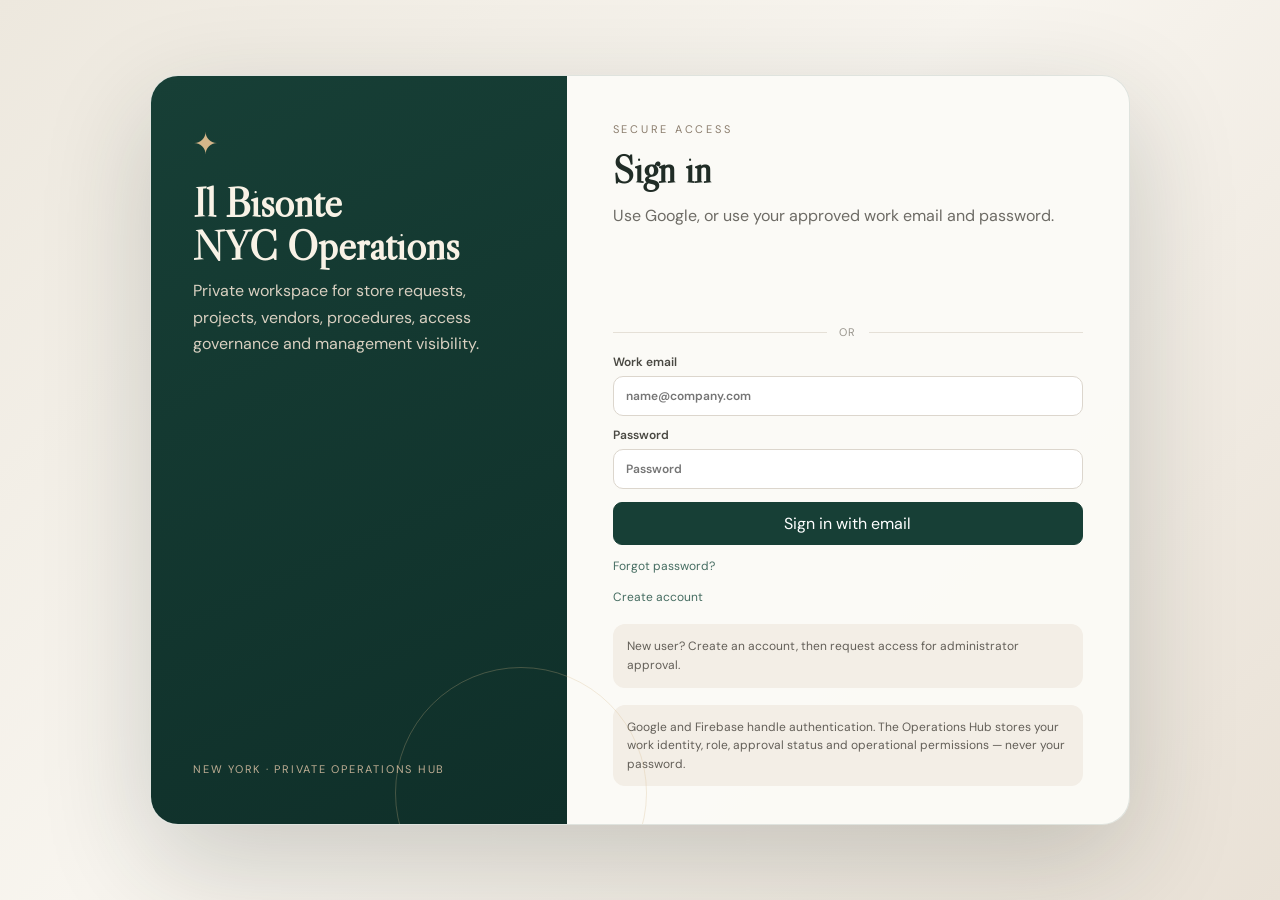
<file: index.html>
<!doctype html>
<html lang="en">
<head>
  <meta charset="utf-8" />
  <meta name="viewport" content="width=device-width, initial-scale=1" />
  <meta name="theme-color" content="#173f36" />
  <meta name="mobile-web-app-capable" content="yes" />
  <meta name="apple-mobile-web-app-capable" content="yes" />
  <meta name="apple-mobile-web-app-status-bar-style" content="default" />
  <meta name="apple-mobile-web-app-title" content="IB Operations" />
  <title>Il Bisonte NYC · Store Operations</title>
  <link rel="manifest" href="/manifest.webmanifest" />
  <link rel="icon" href="/icon.svg" type="image/svg+xml" />
  <link rel="apple-touch-icon" href="/icon.svg" />
  <link rel="preconnect" href="https://fonts.googleapis.com">
  <link rel="preconnect" href="https://fonts.gstatic.com" crossorigin>
  <link href="https://fonts.googleapis.com/css2?family=DM+Sans:wght@400;500;600;700&family=Libre+Caslon+Display&display=swap" rel="stylesheet">
  <link rel="stylesheet" href="styles.css" />
  <link rel="stylesheet" href="auth.css" />
  <link rel="stylesheet" href="pm-worklog.css" />
  <link rel="stylesheet" href="simple-hub.css?v=5" />
  <link rel="stylesheet" href="i18n.css" />
</head>
<body>
  <div id="app" class="app-shell">
    <aside class="sidebar">
      <div class="brand">
        <div class="brand-mark">✦</div>
        <div class="brand-name">IL BISONTE</div>
        <div class="brand-sub">NEW YORK</div>
      </div>
      <nav id="sidebarNav" class="sidebar-nav"></nav>
      <div class="sidebar-foot">
        <span>Store Operations</span>
        <small>Production</small>
      </div>
    </aside>

    <main class="main-shell">
      <header class="topbar">
        <div class="search-wrap">
          <span class="search-icon">⌕</span>
          <input id="globalSearch" type="search" placeholder="Search activities and issues…" />
        </div>
        <div class="topbar-actions">
          <span id="environmentBadge" class="env-badge">DEMO</span>
          <label class="role-label" for="roleSelect">View as</label>
          <select id="roleSelect" class="role-select">
            <option value="store_manager">Store Manager</option>
            <option value="project_manager" selected>Project Manager</option>
            <option value="management">Management</option>
          </select>
          <div class="avatar">PF</div>
        </div>
      </header>

      <section id="pageRoot" class="page-root"></section>
    </main>
  </div>

  <div id="modalRoot"></div>
  <div id="toastRoot" class="toast-root"></div>
  <div id="authRoot"></div>

  <script src="https://accounts.google.com/gsi/client" async defer></script>
  <script src="config.js"></script>
  <script src="runtime-stability.js?v=0106"></script>
  <script src="auth.js"></script>
  <script src="signup.js"></script>
  <script src="data-provider.js"></script>
  <script src="access-provider.js"></script>
  <script src="app.js?v=0111"></script>
  <script src="startup-fast.js"></script>
  <script src="role-bootstrap.js?v=0111"></script>
  <script src="pm-worklog.js?v=0110"></script>
  <script src="i18n.js"></script>
  <script src="simple-hub.js?v=6"></script>
</body>
</html>
</file>
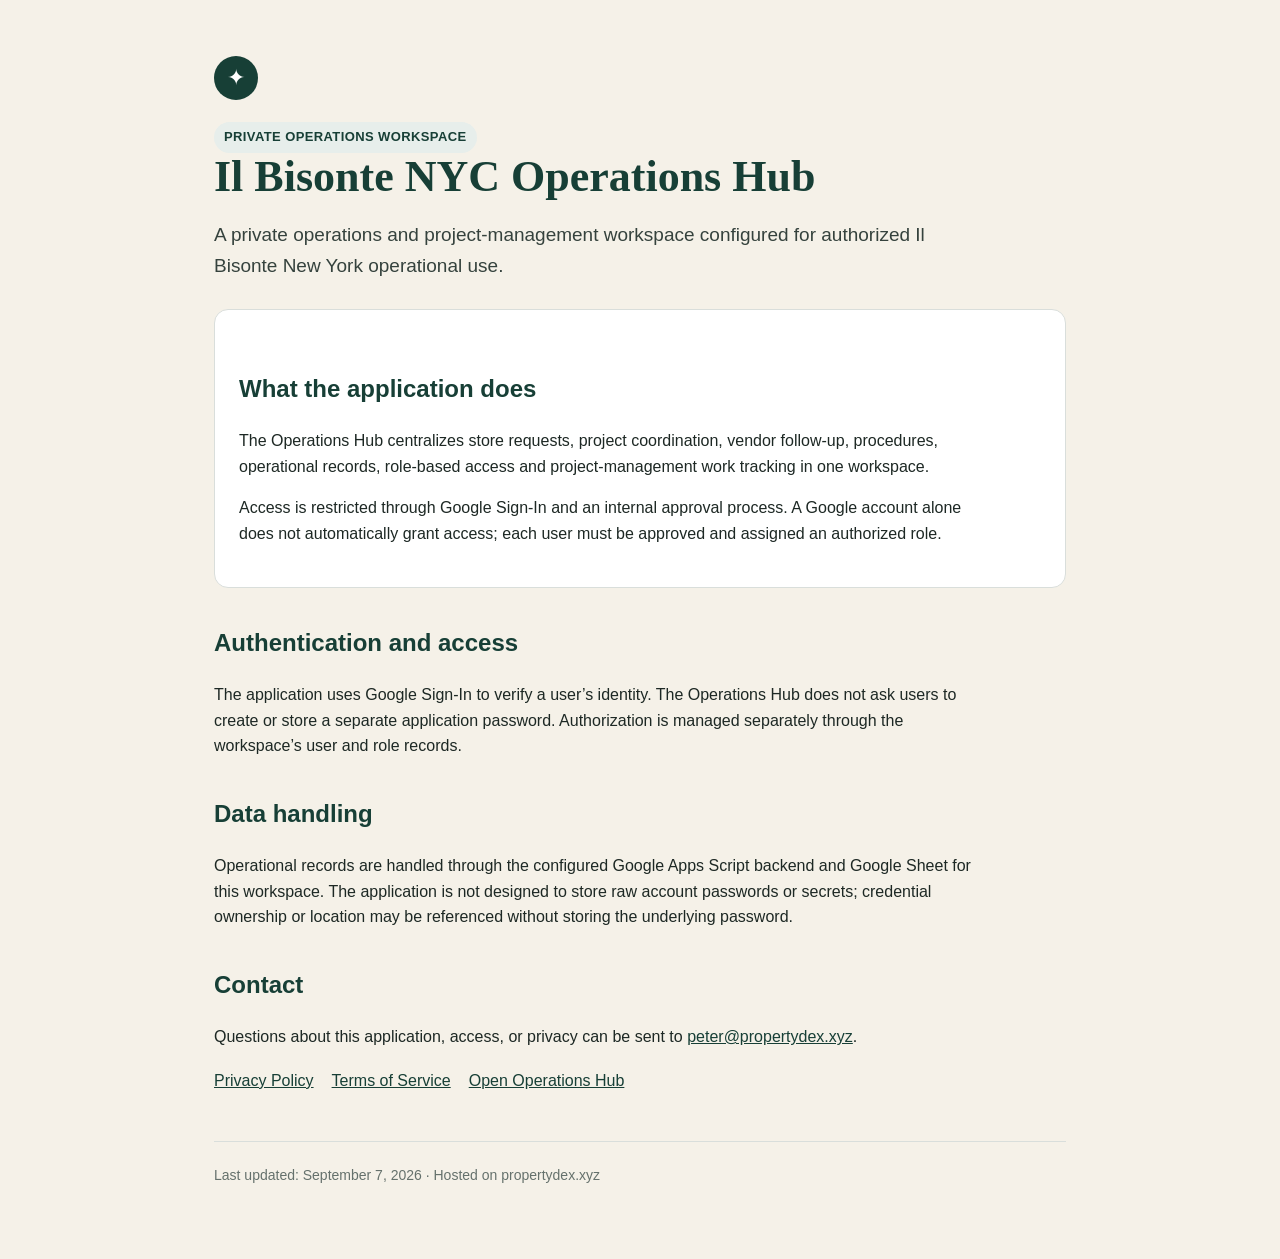
<file: about.html>
<!doctype html>
<html lang="en">
<head>
  <meta charset="utf-8" />
  <meta name="viewport" content="width=device-width, initial-scale=1" />
  <meta name="robots" content="index,follow" />
  <title>Il Bisonte NYC Operations Hub</title>
  <style>
    :root{--green:#173f36;--cream:#f5f1e8;--ink:#1d2824;--muted:#65716c;--line:#d9dedb;--accent:#9a6039}
    *{box-sizing:border-box} body{margin:0;font-family:Arial,Helvetica,sans-serif;background:var(--cream);color:var(--ink);line-height:1.6}
    .wrap{max-width:900px;margin:0 auto;padding:56px 24px 72px}.mark{width:44px;height:44px;border-radius:50%;display:grid;place-items:center;background:var(--green);color:white;font-size:22px;margin-bottom:22px}
    h1{font-family:Georgia,serif;font-size:44px;line-height:1.1;margin:0 0 16px;color:var(--green)} h2{margin-top:36px;color:var(--green)} p{max-width:760px}.lead{font-size:19px;color:#35423d}
    .card{margin-top:28px;padding:24px;border:1px solid var(--line);border-radius:14px;background:#fff}.pill{display:inline-block;padding:5px 10px;border-radius:999px;background:#e7eeeb;color:var(--green);font-size:13px;font-weight:700;letter-spacing:.03em}
    a{color:var(--green)} footer{margin-top:48px;padding-top:22px;border-top:1px solid var(--line);font-size:14px;color:var(--muted)} .links{display:flex;gap:18px;flex-wrap:wrap;margin-top:18px}
  </style>
</head>
<body>
  <main class="wrap">
    <div class="mark">✦</div>
    <span class="pill">PRIVATE OPERATIONS WORKSPACE</span>
    <h1>Il Bisonte NYC Operations Hub</h1>
    <p class="lead">A private operations and project-management workspace configured for authorized Il Bisonte New York operational use.</p>

    <div class="card">
      <h2>What the application does</h2>
      <p>The Operations Hub centralizes store requests, project coordination, vendor follow-up, procedures, operational records, role-based access and project-management work tracking in one workspace.</p>
      <p>Access is restricted through Google Sign-In and an internal approval process. A Google account alone does not automatically grant access; each user must be approved and assigned an authorized role.</p>
    </div>

    <h2>Authentication and access</h2>
    <p>The application uses Google Sign-In to verify a user’s identity. The Operations Hub does not ask users to create or store a separate application password. Authorization is managed separately through the workspace’s user and role records.</p>

    <h2>Data handling</h2>
    <p>Operational records are handled through the configured Google Apps Script backend and Google Sheet for this workspace. The application is not designed to store raw account passwords or secrets; credential ownership or location may be referenced without storing the underlying password.</p>

    <h2>Contact</h2>
    <p>Questions about this application, access, or privacy can be sent to <a href="mailto:peter@propertydex.xyz">peter@propertydex.xyz</a>.</p>

    <div class="links">
      <a href="/privacy.html">Privacy Policy</a>
      <a href="/terms.html">Terms of Service</a>
      <a href="/">Open Operations Hub</a>
    </div>

    <footer>Last updated: September 7, 2026 · Hosted on propertydex.xyz</footer>
  </main>
</body>
</html>
</file>
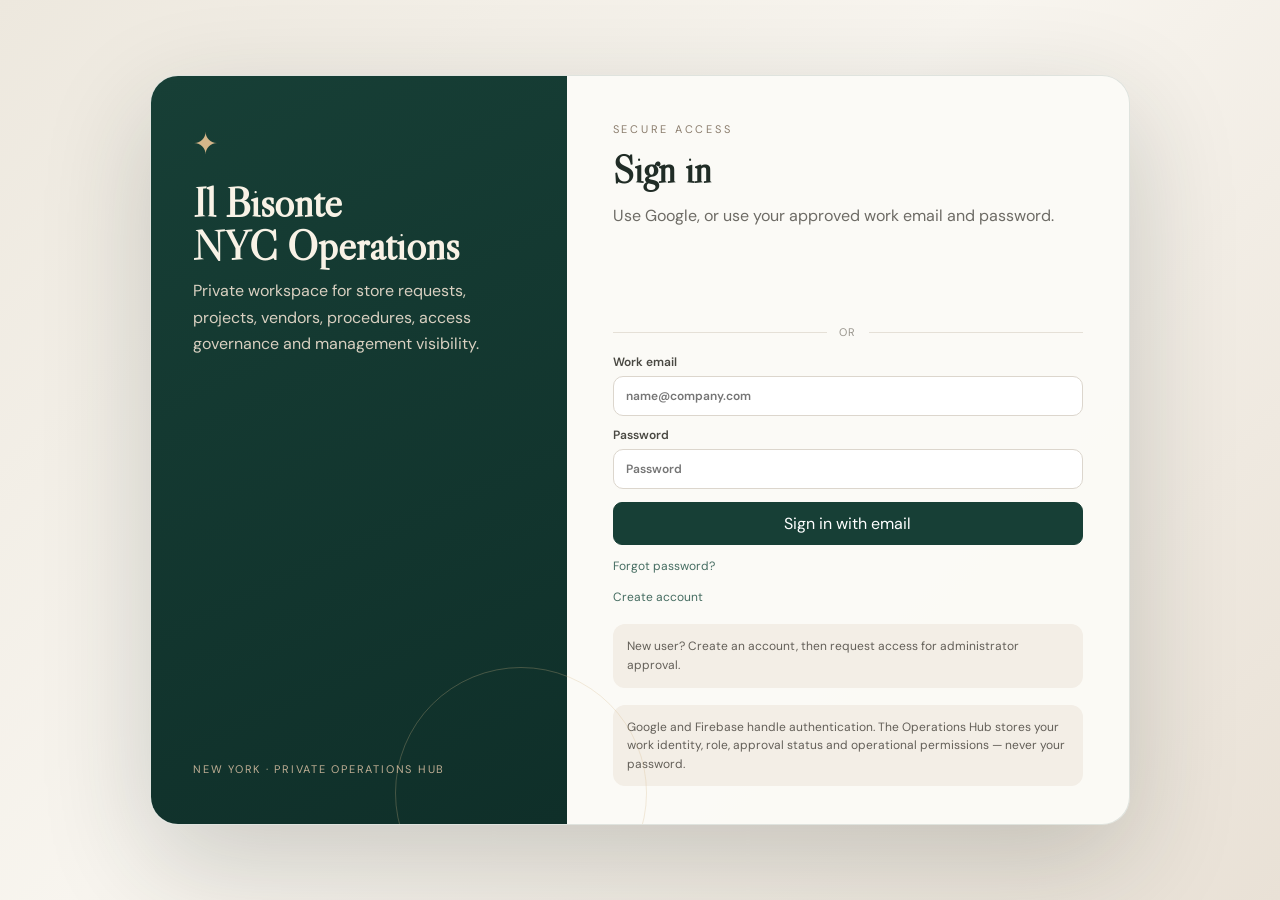
<file: complete-workspace.html>
<!doctype html>
<html lang="en">
<head>
  <meta charset="utf-8" />
  <meta name="viewport" content="width=device-width, initial-scale=1" />
  <title>Il Bisonte NYC · Store Operations</title>
  <meta http-equiv="refresh" content="0;url=/index.html" />
  <script>window.location.replace('/index.html');</script>
</head>
<body>
  <p>The workspace has one interface. <a href="/index.html">Open Il Bisonte NYC Operations</a>.</p>
</body>
</html>
</file>
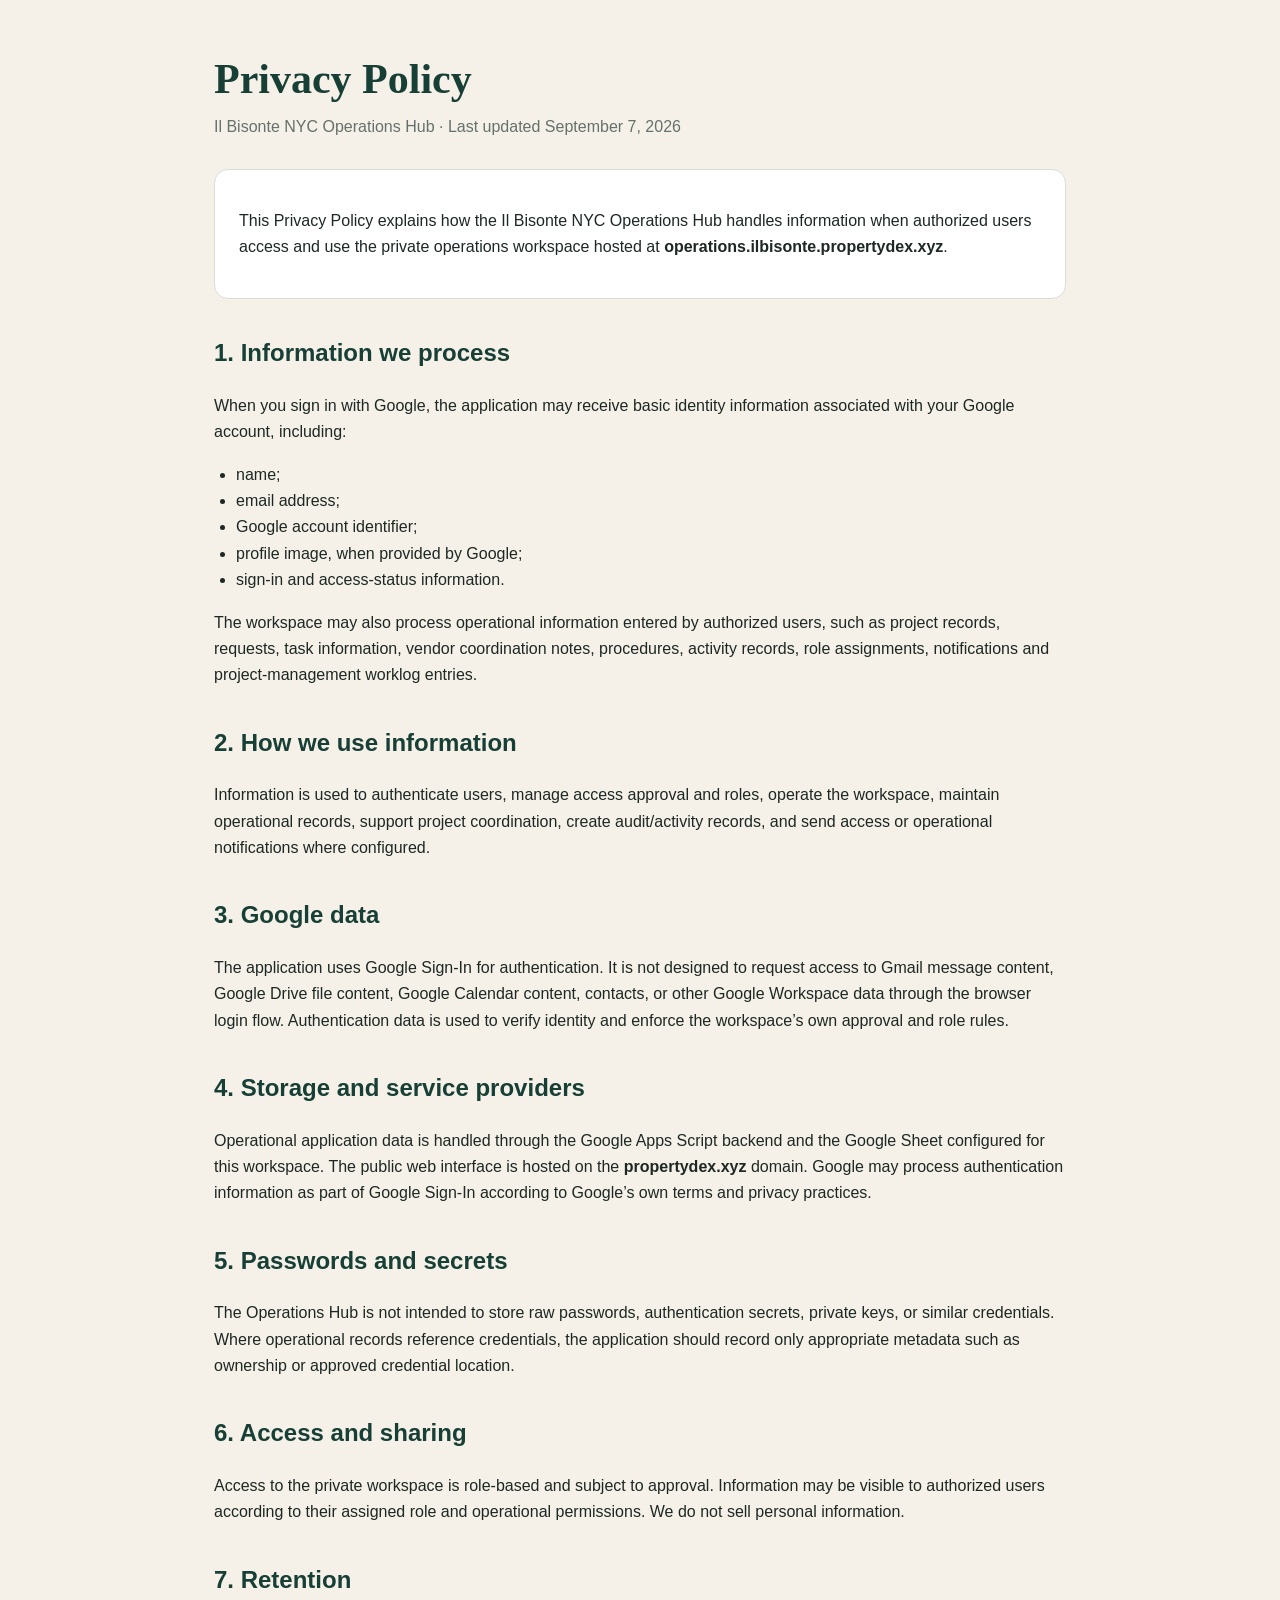
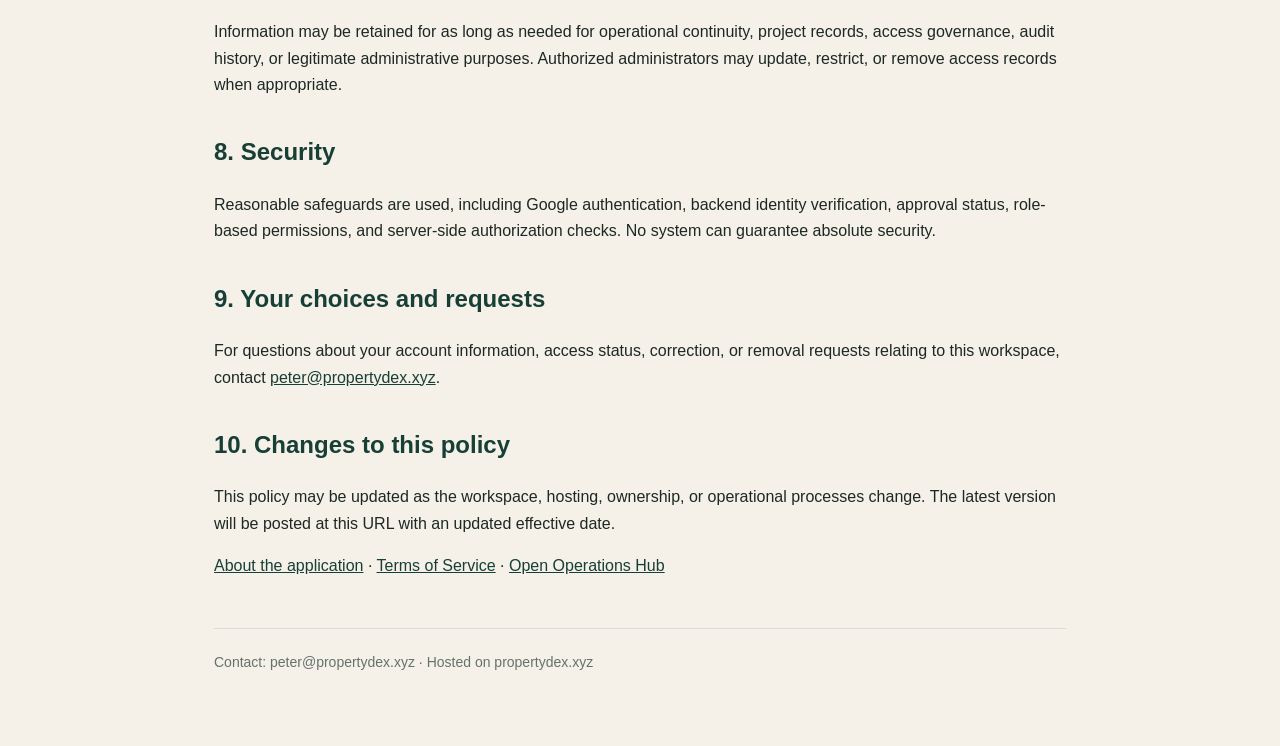
<file: privacy.html>
<!doctype html>
<html lang="en">
<head>
  <meta charset="utf-8" />
  <meta name="viewport" content="width=device-width, initial-scale=1" />
  <meta name="robots" content="index,follow" />
  <title>Privacy Policy · Il Bisonte NYC Operations Hub</title>
  <style>
    :root{--green:#173f36;--cream:#f5f1e8;--ink:#1d2824;--muted:#65716c;--line:#d9dedb}
    *{box-sizing:border-box} body{margin:0;font-family:Arial,Helvetica,sans-serif;background:var(--cream);color:var(--ink);line-height:1.65}
    .wrap{max-width:900px;margin:0 auto;padding:56px 24px 72px} h1{font-family:Georgia,serif;font-size:42px;line-height:1.1;margin:0 0 12px;color:var(--green)} h2{margin-top:34px;color:var(--green)} h3{margin-top:24px;color:var(--green)}
    .meta{color:var(--muted);margin-bottom:28px}.card{padding:22px 24px;border:1px solid var(--line);border-radius:14px;background:#fff;margin:22px 0} a{color:var(--green)} ul{padding-left:22px} footer{margin-top:48px;padding-top:22px;border-top:1px solid var(--line);font-size:14px;color:var(--muted)}
  </style>
</head>
<body>
  <main class="wrap">
    <h1>Privacy Policy</h1>
    <div class="meta">Il Bisonte NYC Operations Hub · Last updated September 7, 2026</div>

    <div class="card">
      <p>This Privacy Policy explains how the Il Bisonte NYC Operations Hub handles information when authorized users access and use the private operations workspace hosted at <strong>operations.ilbisonte.propertydex.xyz</strong>.</p>
    </div>

    <h2>1. Information we process</h2>
    <p>When you sign in with Google, the application may receive basic identity information associated with your Google account, including:</p>
    <ul>
      <li>name;</li>
      <li>email address;</li>
      <li>Google account identifier;</li>
      <li>profile image, when provided by Google;</li>
      <li>sign-in and access-status information.</li>
    </ul>
    <p>The workspace may also process operational information entered by authorized users, such as project records, requests, task information, vendor coordination notes, procedures, activity records, role assignments, notifications and project-management worklog entries.</p>

    <h2>2. How we use information</h2>
    <p>Information is used to authenticate users, manage access approval and roles, operate the workspace, maintain operational records, support project coordination, create audit/activity records, and send access or operational notifications where configured.</p>

    <h2>3. Google data</h2>
    <p>The application uses Google Sign-In for authentication. It is not designed to request access to Gmail message content, Google Drive file content, Google Calendar content, contacts, or other Google Workspace data through the browser login flow. Authentication data is used to verify identity and enforce the workspace’s own approval and role rules.</p>

    <h2>4. Storage and service providers</h2>
    <p>Operational application data is handled through the Google Apps Script backend and the Google Sheet configured for this workspace. The public web interface is hosted on the <strong>propertydex.xyz</strong> domain. Google may process authentication information as part of Google Sign-In according to Google’s own terms and privacy practices.</p>

    <h2>5. Passwords and secrets</h2>
    <p>The Operations Hub is not intended to store raw passwords, authentication secrets, private keys, or similar credentials. Where operational records reference credentials, the application should record only appropriate metadata such as ownership or approved credential location.</p>

    <h2>6. Access and sharing</h2>
    <p>Access to the private workspace is role-based and subject to approval. Information may be visible to authorized users according to their assigned role and operational permissions. We do not sell personal information.</p>

    <h2>7. Retention</h2>
    <p>Information may be retained for as long as needed for operational continuity, project records, access governance, audit history, or legitimate administrative purposes. Authorized administrators may update, restrict, or remove access records when appropriate.</p>

    <h2>8. Security</h2>
    <p>Reasonable safeguards are used, including Google authentication, backend identity verification, approval status, role-based permissions, and server-side authorization checks. No system can guarantee absolute security.</p>

    <h2>9. Your choices and requests</h2>
    <p>For questions about your account information, access status, correction, or removal requests relating to this workspace, contact <a href="mailto:peter@propertydex.xyz">peter@propertydex.xyz</a>.</p>

    <h2>10. Changes to this policy</h2>
    <p>This policy may be updated as the workspace, hosting, ownership, or operational processes change. The latest version will be posted at this URL with an updated effective date.</p>

    <p><a href="/about.html">About the application</a> · <a href="/terms.html">Terms of Service</a> · <a href="/">Open Operations Hub</a></p>
    <footer>Contact: peter@propertydex.xyz · Hosted on propertydex.xyz</footer>
  </main>
</body>
</html>
</file>
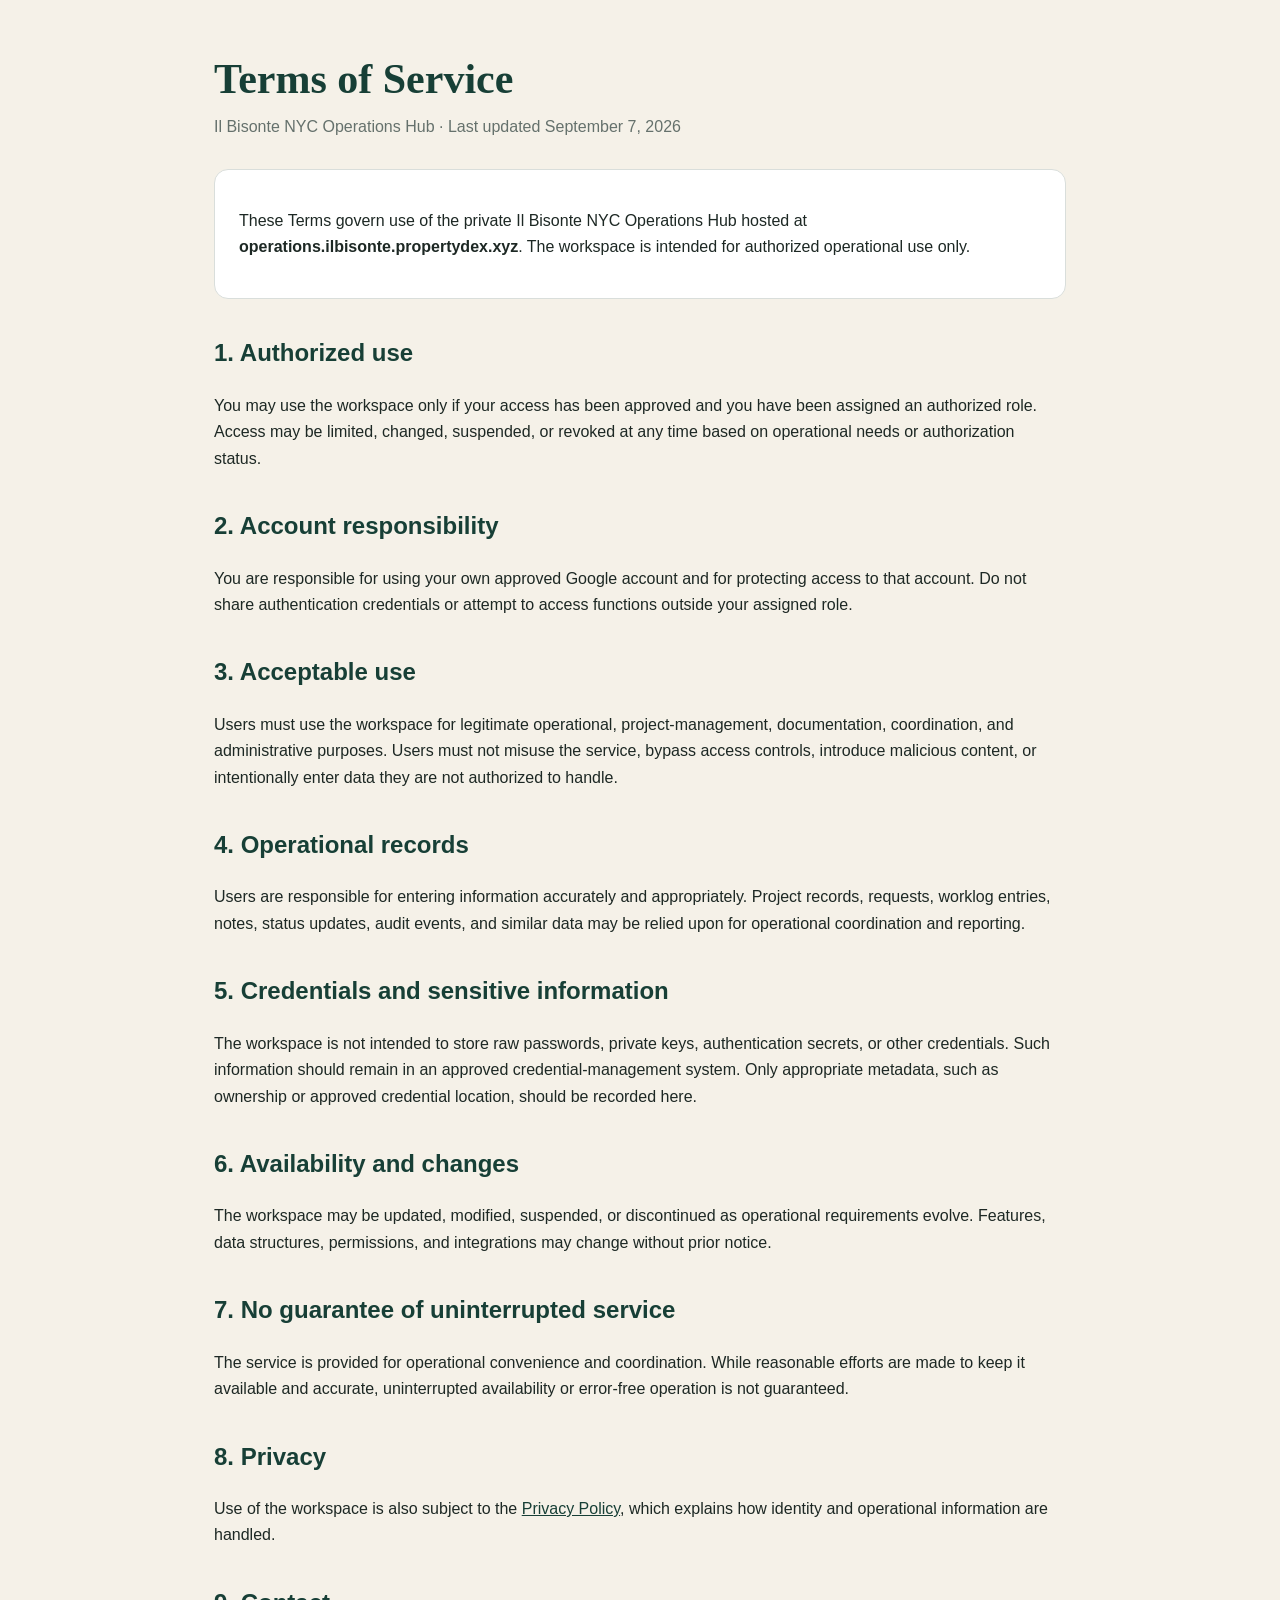
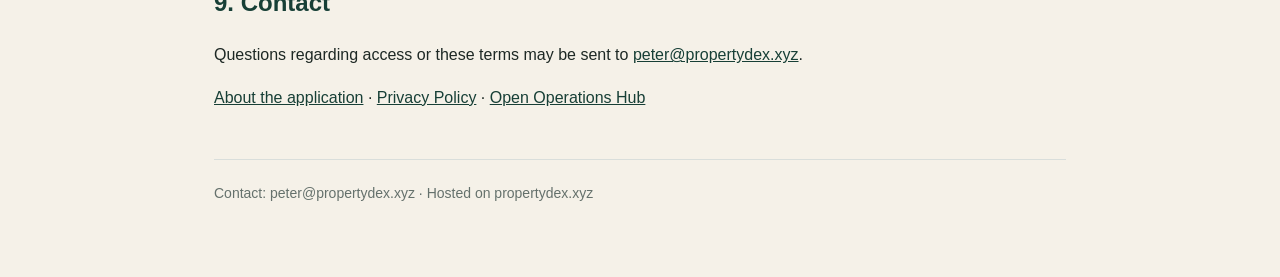
<file: terms.html>
<!doctype html>
<html lang="en">
<head>
  <meta charset="utf-8" />
  <meta name="viewport" content="width=device-width, initial-scale=1" />
  <meta name="robots" content="index,follow" />
  <title>Terms of Service · Il Bisonte NYC Operations Hub</title>
  <style>
    :root{--green:#173f36;--cream:#f5f1e8;--ink:#1d2824;--muted:#65716c;--line:#d9dedb}
    *{box-sizing:border-box} body{margin:0;font-family:Arial,Helvetica,sans-serif;background:var(--cream);color:var(--ink);line-height:1.65}
    .wrap{max-width:900px;margin:0 auto;padding:56px 24px 72px} h1{font-family:Georgia,serif;font-size:42px;line-height:1.1;margin:0 0 12px;color:var(--green)} h2{margin-top:34px;color:var(--green)}
    .meta{color:var(--muted);margin-bottom:28px}.card{padding:22px 24px;border:1px solid var(--line);border-radius:14px;background:#fff;margin:22px 0} a{color:var(--green)} ul{padding-left:22px} footer{margin-top:48px;padding-top:22px;border-top:1px solid var(--line);font-size:14px;color:var(--muted)}
  </style>
</head>
<body>
  <main class="wrap">
    <h1>Terms of Service</h1>
    <div class="meta">Il Bisonte NYC Operations Hub · Last updated September 7, 2026</div>

    <div class="card">
      <p>These Terms govern use of the private Il Bisonte NYC Operations Hub hosted at <strong>operations.ilbisonte.propertydex.xyz</strong>. The workspace is intended for authorized operational use only.</p>
    </div>

    <h2>1. Authorized use</h2>
    <p>You may use the workspace only if your access has been approved and you have been assigned an authorized role. Access may be limited, changed, suspended, or revoked at any time based on operational needs or authorization status.</p>

    <h2>2. Account responsibility</h2>
    <p>You are responsible for using your own approved Google account and for protecting access to that account. Do not share authentication credentials or attempt to access functions outside your assigned role.</p>

    <h2>3. Acceptable use</h2>
    <p>Users must use the workspace for legitimate operational, project-management, documentation, coordination, and administrative purposes. Users must not misuse the service, bypass access controls, introduce malicious content, or intentionally enter data they are not authorized to handle.</p>

    <h2>4. Operational records</h2>
    <p>Users are responsible for entering information accurately and appropriately. Project records, requests, worklog entries, notes, status updates, audit events, and similar data may be relied upon for operational coordination and reporting.</p>

    <h2>5. Credentials and sensitive information</h2>
    <p>The workspace is not intended to store raw passwords, private keys, authentication secrets, or other credentials. Such information should remain in an approved credential-management system. Only appropriate metadata, such as ownership or approved credential location, should be recorded here.</p>

    <h2>6. Availability and changes</h2>
    <p>The workspace may be updated, modified, suspended, or discontinued as operational requirements evolve. Features, data structures, permissions, and integrations may change without prior notice.</p>

    <h2>7. No guarantee of uninterrupted service</h2>
    <p>The service is provided for operational convenience and coordination. While reasonable efforts are made to keep it available and accurate, uninterrupted availability or error-free operation is not guaranteed.</p>

    <h2>8. Privacy</h2>
    <p>Use of the workspace is also subject to the <a href="/privacy.html">Privacy Policy</a>, which explains how identity and operational information are handled.</p>

    <h2>9. Contact</h2>
    <p>Questions regarding access or these terms may be sent to <a href="mailto:peter@propertydex.xyz">peter@propertydex.xyz</a>.</p>

    <p><a href="/about.html">About the application</a> · <a href="/privacy.html">Privacy Policy</a> · <a href="/">Open Operations Hub</a></p>
    <footer>Contact: peter@propertydex.xyz · Hosted on propertydex.xyz</footer>
  </main>
</body>
</html>
</file>
<file: styles.css>
:root{
  --green:#173f36;--green-2:#254f45;--cream:#f5f1e8;--paper:#fbfaf6;--ink:#171717;--muted:#6f726e;--line:#e5e0d7;--cognac:#9a6039;--soft:#efe9df;--danger:#b84343;--warn:#c88b2e;--ok:#3d7b59;--shadow:0 14px 40px rgba(29,38,33,.08)
}
*{box-sizing:border-box}html,body{margin:0;min-height:100%;background:#ece7dd;color:var(--ink);font-family:'DM Sans',sans-serif}.app-shell{min-height:100vh;display:grid;grid-template-columns:228px 1fr;background:linear-gradient(135deg,#ede8de,#f8f5ef 45%,#ece6dc)}.sidebar{background:linear-gradient(180deg,#173f36,#102f29);color:#f8f2e6;padding:28px 18px 22px;display:flex;flex-direction:column;min-height:100vh;position:sticky;top:0}.brand{text-align:center;padding:8px 8px 30px;border-bottom:1px solid rgba(255,255,255,.12)}.brand-mark{font-size:26px;color:#d5b68a}.brand-name{font-family:'Libre Caslon Display',serif;font-size:24px;letter-spacing:.08em;margin-top:8px}.brand-sub{font-size:10px;letter-spacing:.35em;margin-top:5px;color:#dfd2bd}.sidebar-nav{display:flex;flex-direction:column;gap:7px;padding-top:24px}.nav-btn{border:0;background:transparent;color:#efe9dd;padding:12px 14px;border-radius:10px;text-align:left;font:inherit;display:flex;align-items:center;gap:11px;cursor:pointer}.nav-btn:hover,.nav-btn.active{background:rgba(255,255,255,.12)}.nav-icon{width:20px;text-align:center;opacity:.9}.sidebar-foot{margin-top:auto;padding:18px 10px 0;border-top:1px solid rgba(255,255,255,.12);display:flex;flex-direction:column;gap:5px;color:#d6c7b0}.sidebar-foot small{opacity:.7}.main-shell{min-width:0}.topbar{height:72px;background:rgba(251,250,246,.88);backdrop-filter:blur(12px);border-bottom:1px solid var(--line);display:flex;align-items:center;justify-content:space-between;padding:0 30px;position:sticky;top:0;z-index:8}.search-wrap{width:min(520px,48vw);position:relative}.search-wrap input{width:100%;padding:12px 16px 12px 40px;border:1px solid var(--line);border-radius:10px;background:#f8f5ef;font:inherit;outline:none}.search-wrap input:focus{border-color:#a6b7b1;box-shadow:0 0 0 3px rgba(23,63,54,.08)}.search-icon{position:absolute;left:14px;top:8px;font-size:23px;color:#6a6d69}.topbar-actions{display:flex;align-items:center;gap:10px}.env-badge{font-size:10px;letter-spacing:.18em;background:#e8e1d6;padding:7px 9px;border-radius:999px}.role-label{font-size:12px;color:var(--muted)}.role-select{border:1px solid var(--line);border-radius:9px;padding:9px 12px;background:white}.avatar{width:38px;height:38px;border-radius:50%;display:grid;place-items:center;background:#2d2f2d;color:#fff;font-weight:700}.page-root{padding:34px;max-width:1500px;margin:0 auto}.eyebrow{text-transform:uppercase;letter-spacing:.28em;font-size:11px;color:#8b7d6d;margin-bottom:8px}.page-title{font-family:'Libre Caslon Display',serif;font-size:54px;line-height:1;margin:0}.page-subtitle{margin:8px 0 0;color:#766f65}.page-head{display:flex;align-items:flex-end;justify-content:space-between;gap:20px;margin-bottom:26px}.date-card{border-left:1px solid var(--line);padding-left:20px;color:#4b4b48}.grid{display:grid;gap:16px}.grid-4{grid-template-columns:repeat(4,minmax(0,1fr))}.grid-3{grid-template-columns:repeat(3,minmax(0,1fr))}.grid-2{grid-template-columns:repeat(2,minmax(0,1fr))}.stat-card,.panel,.action-card{background:rgba(251,250,246,.92);border:1px solid var(--line);border-radius:14px;box-shadow:var(--shadow)}.stat-card{padding:20px}.stat-top{display:flex;justify-content:space-between;align-items:center}.stat-value{font-family:'Libre Caslon Display',serif;font-size:38px}.stat-label{margin-top:2px;color:#363735}.trend{font-size:12px;margin-top:11px;color:var(--muted)}.trend.up{color:var(--ok)}.trend.down{color:var(--danger)}.panel{padding:20px}.panel-head{display:flex;align-items:center;justify-content:space-between;margin-bottom:16px}.panel h3{font-family:'Libre Caslon Display',serif;font-size:25px;margin:0}.muted{color:var(--muted)}.table-wrap{overflow:auto}.data-table{width:100%;border-collapse:collapse;font-size:13px}.data-table th{font-size:11px;text-transform:uppercase;letter-spacing:.08em;color:#75766f;text-align:left;padding:10px;border-bottom:1px solid var(--line)}.data-table td{padding:12px 10px;border-bottom:1px solid var(--line)}.pill{display:inline-flex;align-items:center;padding:5px 9px;border-radius:999px;font-size:11px;font-weight:700;background:#ebe8e1}.pill.high,.pill.urgent,.pill.at-risk{background:#f6dddd;color:#873232}.pill.medium,.pill.pending{background:#f5e8c9;color:#8b681c}.pill.low,.pill.completed,.pill.on-track,.pill.resolved{background:#dfeee4;color:#2c6b49}.pill.in-progress,.pill.review{background:#e1e8ef;color:#3f5e78}.activity-list,.simple-list{list-style:none;margin:0;padding:0}.activity-item,.simple-row{display:flex;align-items:flex-start;gap:12px;padding:12px 0;border-bottom:1px solid var(--line)}.activity-item:last-child,.simple-row:last-child{border-bottom:0}.dot{width:10px;height:10px;border-radius:50%;background:var(--green);margin-top:5px;flex:0 0 auto}.row-main{flex:1}.row-title{font-weight:600}.row-sub{font-size:12px;color:var(--muted);margin-top:2px}.row-meta{font-size:11px;color:#989890}.hero-actions{display:grid;grid-template-columns:1fr 1fr;gap:16px;margin-bottom:18px}.action-card{padding:22px;cursor:pointer;transition:.2s ease;border:0;text-align:left}.action-card:hover{transform:translateY(-2px);box-shadow:0 18px 44px rgba(29,38,33,.13)}.action-card.cognac{background:linear-gradient(135deg,#9a6039,#7d492e);color:white}.action-card.green{background:linear-gradient(135deg,#274f45,#173f36);color:white}.action-title{font-family:'Libre Caslon Display',serif;font-size:28px}.action-sub{opacity:.78;margin-top:4px}.kanban{display:grid;grid-template-columns:repeat(4,minmax(220px,1fr));gap:12px;overflow:auto}.kanban-col{background:#f0ece4;border-radius:12px;padding:12px;min-height:330px}.kanban-col h4{margin:3px 3px 12px;font-size:13px}.kanban-card{background:#fff;border:1px solid var(--line);border-left:3px solid var(--green);border-radius:9px;padding:12px;margin-bottom:10px;box-shadow:0 5px 14px rgba(30,30,25,.04)}.kanban-title{font-weight:700;font-size:13px}.kanban-sub{font-size:11px;color:var(--muted);margin:4px 0 9px}.workflow{display:flex;align-items:flex-start;justify-content:space-between;gap:10px;overflow:auto;padding:6px 0}.workflow-step{min-width:105px;text-align:center}.workflow-circle{width:48px;height:48px;border-radius:50%;display:grid;place-items:center;background:var(--green);color:#fff;margin:0 auto 8px;font-weight:700}.workflow-step span{font-size:12px;font-weight:700}.workflow-step small{display:block;color:var(--muted);margin-top:3px}.workflow-arrow{padding-top:17px;color:#9c9589}.empty{padding:30px;text-align:center;color:var(--muted)}.toolbar{display:flex;gap:9px;flex-wrap:wrap}.btn{border:1px solid var(--line);background:#fff;color:#252723;padding:10px 14px;border-radius:9px;font:inherit;cursor:pointer}.btn:hover{background:#f4f1ea}.btn.primary{background:var(--green);border-color:var(--green);color:#fff}.btn.cognac{background:var(--cognac);border-color:var(--cognac);color:#fff}.modal-backdrop{position:fixed;inset:0;background:rgba(12,19,16,.55);display:grid;place-items:center;padding:20px;z-index:50}.modal{width:min(680px,94vw);background:#fbfaf6;border-radius:16px;box-shadow:0 25px 80px rgba(0,0,0,.28);padding:24px}.modal-head{display:flex;justify-content:space-between;align-items:center;margin-bottom:18px}.modal h2{font-family:'Libre Caslon Display',serif;font-size:34px;margin:0}.icon-btn{border:0;background:transparent;font-size:24px;cursor:pointer}.form-grid{display:grid;grid-template-columns:1fr 1fr;gap:14px}.field{display:flex;flex-direction:column;gap:7px}.field.full{grid-column:1/-1}.field label{font-size:12px;font-weight:700;color:#555750}.field input,.field select,.field textarea{border:1px solid var(--line);border-radius:9px;padding:11px 12px;font:inherit;background:white}.field textarea{min-height:120px;resize:vertical}.modal-actions{display:flex;justify-content:flex-end;gap:9px;margin-top:20px}.toast-root{position:fixed;right:24px;bottom:24px;z-index:80}.toast{background:#173f36;color:white;padding:12px 16px;border-radius:10px;box-shadow:var(--shadow);margin-top:8px}.metric-row{display:grid;grid-template-columns:repeat(3,1fr);gap:14px}.metric-box{background:#f3eee6;border-radius:12px;padding:16px}.metric-box strong{font-family:'Libre Caslon Display',serif;font-size:30px}.split{display:grid;grid-template-columns:1.35fr 1fr;gap:16px}.store-card{background:linear-gradient(140deg,#f1e6d9,#f7f4ed);padding:18px;border-radius:12px;border:1px solid var(--line)}.store-badge{display:inline-flex;gap:7px;align-items:center;font-size:12px}.store-badge i{width:8px;height:8px;background:var(--ok);border-radius:50%}.decision-banner{padding:14px;border-radius:10px;background:#f6e8d5;border:1px solid #ead0ae;margin-bottom:10px}.decision-banner strong{display:block}.footer-note{margin-top:24px;color:#8b8b85;font-size:11px;text-transform:uppercase;letter-spacing:.14em}
@media(max-width:1100px){.grid-4{grid-template-columns:repeat(2,1fr)}.split{grid-template-columns:1fr}.kanban{grid-template-columns:repeat(2,minmax(260px,1fr))}}@media(max-width:760px){.app-shell{grid-template-columns:1fr}.sidebar{position:relative;min-height:auto}.sidebar-nav{display:grid;grid-template-columns:repeat(2,1fr)}.topbar{position:relative;padding:10px 16px;height:auto;gap:12px;align-items:stretch;flex-direction:column}.search-wrap{width:100%}.page-root{padding:20px}.page-head{align-items:flex-start;flex-direction:column}.page-title{font-size:42px}.grid-4,.grid-3,.grid-2,.hero-actions,.form-grid,.metric-row{grid-template-columns:1fr}.kanban{grid-template-columns:1fr}.topbar-actions{justify-content:space-between;flex-wrap:wrap}}
</file>
<file: auth.css>
/* v0.6 authentication and access gate */
.auth-overlay{position:fixed;inset:0;z-index:1000;background:linear-gradient(135deg,#ede8de 0%,#f8f5ef 45%,#e9e1d6 100%);display:grid;place-items:center;padding:24px}.auth-shell{width:min(980px,96vw);min-height:590px;background:rgba(251,250,246,.97);border:1px solid rgba(23,63,54,.12);border-radius:28px;box-shadow:0 36px 110px rgba(29,38,33,.20);display:grid;grid-template-columns:minmax(280px,.85fr) minmax(390px,1.15fr);overflow:hidden}.auth-brand{background:linear-gradient(155deg,#173f36,#0f2f29);color:#f8f2e6;padding:48px 42px;display:flex;flex-direction:column;justify-content:space-between;position:relative}.auth-brand:after{content:'';position:absolute;right:-80px;bottom:-95px;width:250px;height:250px;border:1px solid rgba(213,182,138,.28);border-radius:50%}.auth-brand-mark{font-size:30px;color:#d5b68a}.auth-brand h1{font-family:'Libre Caslon Display',serif;font-size:42px;line-height:1.02;margin:18px 0 12px}.auth-brand p{color:#d9d0c1;line-height:1.65;margin:0}.auth-brand-foot{font-size:11px;letter-spacing:.16em;text-transform:uppercase;color:#bfae94}.auth-panel{padding:46px 46px 38px;display:flex;flex-direction:column;justify-content:center}.auth-eyebrow{font-size:11px;letter-spacing:.25em;text-transform:uppercase;color:#8b7d6d;margin-bottom:10px}.auth-panel h2{font-family:'Libre Caslon Display',serif;font-size:38px;margin:0 0 10px}.auth-panel>p{color:#6d6b65;line-height:1.6;margin:0 0 24px}.auth-google-host{min-height:42px;margin:4px 0 12px}.auth-separator{display:flex;align-items:center;gap:12px;color:#99958d;font-size:11px;text-transform:uppercase;letter-spacing:.12em;margin:15px 0}.auth-separator:before,.auth-separator:after{content:'';height:1px;background:#e5e0d7;flex:1}.auth-demo-grid{display:grid;grid-template-columns:1fr 1fr;gap:10px}.auth-demo-btn{border:1px solid #dfd7cc;background:#fff;border-radius:12px;padding:13px 14px;text-align:left;cursor:pointer;font:inherit}.auth-demo-btn:hover{border-color:#9fb2aa;background:#f5f1e8}.auth-demo-btn strong{display:block;font-size:13px}.auth-demo-btn span{font-size:11px;color:#77756f}.auth-note{margin-top:17px;padding:13px 14px;border-radius:12px;background:#f3eee6;color:#635f58;font-size:12px;line-height:1.55}.auth-actions{display:flex;gap:9px;flex-wrap:wrap;margin-top:18px}.auth-actions .btn{flex:0 0 auto}.auth-user-card{display:flex;align-items:center;gap:14px;padding:16px;border:1px solid #e5e0d7;border-radius:14px;background:white;margin:10px 0}.auth-user-avatar{width:48px;height:48px;border-radius:50%;display:grid;place-items:center;background:#173f36;color:white;font-weight:700}.auth-user-main{flex:1}.auth-user-main strong{display:block}.auth-user-main span{font-size:12px;color:#77756f}.auth-status{padding:5px 9px;border-radius:999px;font-size:11px;font-weight:700}.auth-status.pending{background:#f5e8c9;color:#8b681c}.auth-status.approved{background:#dfeee4;color:#2c6b49}.auth-status.rejected{background:#f6dddd;color:#873232}.auth-config-warning{border:1px solid #e2c9a6;background:#f8efe2;padding:14px;border-radius:12px;font-size:12px;color:#705f4d;line-height:1.55}.auth-hidden{display:none!important}.auth-topbar-user{display:flex;align-items:center;gap:8px}.auth-signout{border:1px solid var(--line);background:white;border-radius:9px;padding:8px 10px;font:inherit;font-size:12px;cursor:pointer}.auth-signout:hover{background:var(--cream)}
.auth-email-form{display:grid;gap:11px}.auth-email-form label{display:grid;gap:6px;color:#494842;font-size:12px;font-weight:600}.auth-email-form input{width:100%;box-sizing:border-box;border:1px solid #dcd6cd;background:#fff;border-radius:10px;padding:11px 12px;font:inherit;color:#272722;outline:none}.auth-email-form input:focus{border-color:#779488;box-shadow:0 0 0 3px rgba(23,63,54,.08)}.auth-email-submit{width:100%;justify-content:center;margin-top:2px}.auth-reset-link{border:0;background:transparent;padding:2px 0;color:#456c61;font:inherit;font-size:12px;text-align:left;cursor:pointer}.auth-reset-link:hover{text-decoration:underline}.auth-inline-error{border:1px solid #e6c4bd;background:#faece8;color:#7c4138;border-radius:10px;padding:10px 12px;font-size:12px;line-height:1.45;margin:-8px 0 12px}.auth-loading{display:flex;align-items:center;gap:12px;padding:16px;border:1px solid #e2ddd4;background:#fff;border-radius:12px;color:#44534d}.auth-loading span{width:17px;height:17px;border-radius:50%;border:2px solid #c8d4cf;border-top-color:#173f36;animation:authspin .8s linear infinite}.auth-loading strong{font-size:13px}@keyframes authspin{to{transform:rotate(360deg)}}
@media(max-width:760px){.auth-overlay{padding:0}.auth-shell{width:100%;min-height:100vh;border-radius:0;grid-template-columns:1fr}.auth-brand{padding:30px 24px;min-height:210px}.auth-brand h1{font-size:33px}.auth-brand p{max-width:520px}.auth-brand-foot{display:none}.auth-panel{padding:30px 22px 36px;justify-content:flex-start}.auth-panel h2{font-size:32px}.auth-demo-grid{grid-template-columns:1fr}}
</file>
<file: pm-worklog.css>
.pmw-toolbar{display:flex;align-items:end;gap:12px;margin-bottom:16px;flex-wrap:wrap}.pmw-toolbar>div:first-child{display:flex;flex-direction:column;gap:6px}.pmw-toolbar label{font-size:12px;font-weight:700;color:#53605c}.pmw-toolbar select,.pmw-field input,.pmw-field select,.pmw-field textarea{border:1px solid #d9ddd9;border-radius:10px;background:#fff;padding:10px 12px;font:inherit;color:#1f2926}.pmw-toolbar select{min-width:160px}.pmw-source{display:flex;align-items:center;gap:7px;color:#6f7976;font-size:12px;margin-right:auto;padding-bottom:10px}.pmw-dot{width:8px;height:8px;border-radius:50%;background:#173f36}.pmw-kpis{display:grid;grid-template-columns:repeat(4,minmax(0,1fr));gap:12px;margin-bottom:16px}.pmw-kpi{background:#fff;border:1px solid #e2e4e0;border-radius:16px;padding:18px;box-shadow:0 5px 18px rgba(22,50,44,.05)}.pmw-kpi span{display:block;color:#68736f;font-size:12px;font-weight:700;text-transform:uppercase;letter-spacing:.04em}.pmw-kpi strong{display:block;font-size:29px;line-height:1.05;color:#173f36;margin:7px 0}.pmw-kpi small{color:#7b8581}.pmw-grid{display:grid;grid-template-columns:minmax(0,2.7fr) minmax(260px,1fr);gap:16px}.pmw-side{align-self:start}.pmw-table-wrap{overflow:auto}.pmw-table{width:100%;border-collapse:collapse;min-width:970px}.pmw-table th{font-size:11px;text-transform:uppercase;letter-spacing:.04em;color:#68736f;text-align:left;border-bottom:1px solid #e5e7e4;padding:11px 10px}.pmw-table td{padding:13px 10px;border-bottom:1px solid #eef0ed;vertical-align:top;font-size:13px}.pmw-table td small{display:block;color:#7c8582;margin-top:4px;max-width:270px}.pmw-chip{display:inline-flex;background:#edf3f0;border-radius:999px;padding:4px 8px;color:#173f36;font-size:11px;font-weight:700;white-space:nowrap}.pmw-actions{display:flex;gap:6px}.pmw-actions .btn{padding:6px 8px;font-size:11px}.pmw-break-row{display:flex;justify-content:space-between;gap:12px;padding:11px 0;border-bottom:1px solid #eceeeb;color:#525d59}.pmw-break-row strong{color:#173f36}.pmw-note{margin-top:20px;background:#f7f4ed;border:1px solid #e8dfcf;border-radius:12px;padding:14px}.pmw-note strong{color:#7a4a2f}.pmw-note p{font-size:12px;color:#6b655f;line-height:1.5;margin:6px 0 0}.pmw-empty,.pmw-loading,.pmw-error{padding:24px;text-align:center;color:#77807d}.pmw-error{color:#8b2e2e}.pmw-modal{position:fixed;inset:0;background:rgba(14,26,22,.54);display:flex;align-items:center;justify-content:center;padding:20px;z-index:9999}.pmw-modal-card{width:min(860px,100%);max-height:92vh;overflow:auto;background:#fbfbf8;border-radius:20px;box-shadow:0 24px 70px rgba(0,0,0,.25);padding:22px}.pmw-modal-head{display:flex;justify-content:space-between;align-items:start;margin-bottom:18px}.pmw-modal-head h2{margin:4px 0 0;color:#173f36}.pmw-close{border:0;background:#ecefeb;border-radius:50%;width:36px;height:36px;font-size:24px;cursor:pointer;color:#46504c}.pmw-form{display:grid;grid-template-columns:repeat(2,minmax(0,1fr));gap:13px}.pmw-field{display:flex;flex-direction:column;gap:6px}.pmw-field.wide{grid-column:1/-1}.pmw-field>span{font-size:12px;font-weight:700;color:#58635f}.pmw-field textarea{resize:vertical}.pmw-form-actions{grid-column:1/-1;display:flex;justify-content:flex-end;gap:10px;margin-top:4px;padding-top:14px;border-top:1px solid #e6e8e5}@media(max-width:1100px){.pmw-kpis{grid-template-columns:repeat(2,1fr)}.pmw-grid{grid-template-columns:1fr}.pmw-side{order:-1}}@media(max-width:640px){.pmw-kpis{grid-template-columns:1fr}.pmw-form{grid-template-columns:1fr}.pmw-field.wide{grid-column:auto}.pmw-modal{padding:0;align-items:stretch}.pmw-modal-card{max-height:100vh;border-radius:0;padding:18px}.pmw-toolbar{align-items:stretch}.pmw-toolbar .btn.primary{width:100%}.pmw-source{width:100%;padding-bottom:0}}
</file>
<file: simple-hub.css>
/* Il Bisonte NYC — simple store workspace, September 2026 */
:root{--ib-ink:#202c26;--ib-deep:#193e32;--ib-soft:#edf0e9;--ib-line:#e3e6df;--ib-gold:#b98355;--ib-muted:#68756c}
body{background:#f5f6f2;color:var(--ib-ink)}
.app-shell{grid-template-columns:224px minmax(0,1fr);background:#f5f6f2}
.sidebar{background:var(--ib-deep);padding:27px 16px;box-shadow:none}
.brand{padding:7px 7px 23px;cursor:pointer;text-align:left;border-bottom-color:rgba(255,255,255,.15)}
.brand-mark{display:inline-grid;place-items:center;width:36px;height:36px;border-radius:12px;background:#d1af7b;color:#183e32;font-size:21px}
.brand-name{font-size:25px;letter-spacing:.04em;margin-top:17px}
.brand-sub{letter-spacing:.2em;margin-top:7px}
.sidebar-nav{gap:7px;padding-top:22px}
.nav-btn{width:100%;font-size:14px;font-weight:600;line-height:1.2;border-radius:11px;padding:12px 13px;transition:background .16s}
.nav-btn.active{background:#f1eee5;color:#173f36}
.nav-btn:hover:not(.active){background:rgba(255,255,255,.12)}
.nav-icon{display:inline-flex;width:23px;justify-content:center;font-size:19px}
.sidebar-foot{font-size:11px;line-height:1.6}
.main-shell{background:#f5f6f2}
.topbar{background:#fff;height:70px;box-shadow:none;padding:0 clamp(18px,3vw,42px);z-index:12}
.search-wrap{width:min(460px,46vw)}
.search-wrap input{background:#f6f7f4;border-color:#e4e7e0;border-radius:12px}
.env-badge{background:#ecf2ec;color:#456a54;font-weight:700;letter-spacing:.06em}
.page-root{padding:clamp(18px,3vw,42px);max-width:1400px;margin:0 auto}
.simple-head{display:flex;justify-content:space-between;align-items:end;gap:20px;margin-bottom:24px}
.simple-head h1{font:normal clamp(34px,4vw,52px)/1.05 'Libre Caslon Display',Georgia,serif;margin:4px 0 8px;color:var(--ib-deep)}
.simple-head p{margin:0;color:var(--ib-muted);line-height:1.5}
.simple-eyebrow{color:#a16b43;font-weight:800;letter-spacing:.16em;text-transform:uppercase;font-size:10px}
.simple-quick{display:flex;gap:9px;flex-wrap:wrap}
.simple-button{border:1px solid #d7ddd5;background:white;color:var(--ib-deep);font:600 13px 'DM Sans',sans-serif;border-radius:10px;padding:11px 15px;cursor:pointer;text-decoration:none;display:inline-flex;align-items:center;gap:7px;justify-content:center}
.simple-button:hover{border-color:#97b3a5;background:#f4f8f4}
.simple-button:focus-visible,.nav-btn:focus-visible,.simple-tab:focus-visible{outline:3px solid #9cb8a4;outline-offset:2px}
.simple-button.primary{color:white;background:var(--ib-deep);border-color:var(--ib-deep)}
.simple-button.primary:hover{background:#285545}
.simple-button:disabled{opacity:.55;cursor:not-allowed}
.simple-grid{display:grid;grid-template-columns:repeat(12,minmax(0,1fr));gap:15px}
.simple-card{background:white;border:1px solid var(--ib-line);border-radius:17px;padding:21px;min-width:0;box-shadow:0 5px 22px rgba(27,55,37,.025)}
.simple-card h2,.simple-card h3{font-size:18px;line-height:1.25;margin:0 0 7px;color:var(--ib-deep)}
.simple-card p{margin:0;color:var(--ib-muted);line-height:1.55;font-size:13px}
.simple-card.full{grid-column:span 12}.simple-card.half{grid-column:span 6}.simple-card.third{grid-column:span 4}.simple-card.quarter{grid-column:span 3}
.simple-card-head{display:flex;align-items:center;justify-content:space-between;gap:12px;margin-bottom:15px}
.simple-hero{grid-column:span 8;background:var(--ib-deep);border-color:var(--ib-deep);color:white;padding:28px;min-height:180px;display:flex;flex-direction:column;justify-content:space-between;position:relative;overflow:hidden}
.simple-hero:after{content:'✦';position:absolute;right:33px;bottom:-60px;font-size:230px;color:rgba(255,255,255,.05);pointer-events:none}
.simple-hero h2{color:white;font:normal 35px/1.1 'Libre Caslon Display',Georgia,serif;max-width:490px;margin:4px 0 9px}
.simple-hero p{color:#deebe2;max-width:500px}
.simple-hero .simple-button{position:relative;z-index:1;align-self:start;margin-top:20px}
.simple-summary{grid-column:span 4;display:grid;gap:10px;padding:18px}
.simple-summary .summary-row{display:flex;align-items:center;justify-content:space-between;padding:9px 5px;border-bottom:1px solid var(--ib-line);font-size:13px}
.simple-summary .summary-row:last-child{border:0}
.summary-num{font-size:23px;font-weight:700;color:var(--ib-deep)}
.simple-list{display:grid;gap:10px}
.simple-task{display:flex;gap:12px;align-items:flex-start;justify-content:space-between;padding:14px;border:1px solid var(--ib-line);border-radius:12px;background:#fff}
.simple-task-main{min-width:0;flex:1}
.simple-task-title{font-weight:700;font-size:14px;color:var(--ib-ink);overflow-wrap:anywhere}
.simple-task-meta{margin-top:6px;font-size:12px;color:var(--ib-muted);line-height:1.5}
.simple-task-actions{display:flex;flex-wrap:wrap;gap:7px;align-items:center;justify-content:end}
.simple-task-actions .simple-button{padding:7px 10px;font-size:12px}
.simple-chip{display:inline-flex;align-items:center;gap:5px;border-radius:999px;background:#eaf2e9;color:#356547;font-size:11px;font-weight:700;padding:5px 9px;white-space:nowrap}
.simple-chip.wait{background:#fff1dc;color:#875d27}.simple-chip.done{background:#e6f3eb;color:#286746}.simple-chip.open{background:#eaf0f8;color:#3e6181}
.simple-chip.muted{background:#f0f1ef;color:#5d6861}
.simple-toolbar{display:flex;align-items:center;justify-content:space-between;gap:12px;flex-wrap:wrap;margin:0 0 16px}
.simple-tabs{display:flex;gap:7px;flex-wrap:wrap}
.simple-tab{border:1px solid var(--ib-line);background:#fff;border-radius:999px;padding:8px 12px;color:#58685e;font:600 12px 'DM Sans',sans-serif;cursor:pointer}
.simple-tab.active{color:white;background:var(--ib-deep);border-color:var(--ib-deep)}
.simple-count{color:var(--ib-muted);font-size:12px}
.simple-vendors{display:grid;grid-template-columns:repeat(2,minmax(0,1fr));gap:15px}
.simple-vendor{position:relative;display:flex;flex-direction:column;gap:13px}
.simple-vendor-top{display:flex;gap:12px;align-items:center}
.simple-vendor-icon{width:45px;height:45px;border-radius:13px;background:#eaf0e9;display:grid;place-items:center;color:var(--ib-deep);font-weight:900;font-size:18px;flex-shrink:0}
.simple-vendor strong{font-size:18px;color:var(--ib-deep)}
.simple-vendor small{font-size:12px;color:var(--ib-muted)}
.simple-vendor .contact-line{font-size:13px;line-height:1.5}
.simple-vendor .vendor-foot{margin-top:auto;display:flex;gap:8px;flex-wrap:wrap}
.simple-vendor .vendor-note{background:#f5f6f3;border-radius:10px;padding:11px 12px;color:#516057;font-size:12px;line-height:1.5}
.simple-systems{display:grid;grid-template-columns:repeat(3,minmax(0,1fr));gap:12px}
.simple-system{border:1px solid var(--ib-line);border-radius:13px;background:#fff;padding:16px;min-width:0}
.simple-system h3{font-size:15px;margin:0 0 6px;color:var(--ib-deep)}
.simple-system p{font-size:12px;color:var(--ib-muted);line-height:1.5;margin:0 0 9px;overflow-wrap:anywhere}
.simple-empty{background:#fff;border:1px dashed #cdd9ce;border-radius:12px;padding:25px;text-align:center;color:#64736a;font-size:13px;line-height:1.6}
.simple-modal-cover{position:fixed;inset:0;z-index:100;background:rgba(17,35,25,.56);display:grid;place-items:center;padding:16px}
.simple-modal{width:min(600px,96vw);max-height:min(90vh,850px);overflow:auto;background:#fff;border-radius:19px;padding:25px;box-shadow:0 24px 70px rgba(0,0,0,.19)}
.simple-modal-head{display:flex;justify-content:space-between;align-items:center;gap:14px;margin-bottom:17px}
.simple-modal h2{font:normal 30px 'Libre Caslon Display',Georgia,serif;color:var(--ib-deep);margin:0}
.simple-form{display:grid;grid-template-columns:repeat(2,minmax(0,1fr));gap:14px}
.simple-field{display:grid;gap:6px;min-width:0;color:#44534b;font-size:12px;font-weight:700}
.simple-field.wide{grid-column:1/-1}
.simple-field input,.simple-field select,.simple-field textarea{width:100%;border:1px solid #d8e0d7;border-radius:9px;padding:11px;color:#28382d;background:white;font:normal 13px 'DM Sans',sans-serif}
.simple-field textarea{min-height:85px;resize:vertical}
.simple-form-footer{display:flex;gap:8px;justify-content:flex-end;grid-column:1/-1;margin-top:6px}
.simple-footer{font-size:11px;color:#819087;margin:23px 0 8px}
.page-back{color:var(--ib-deep)}
.pmw-grid,.pmw-kpis{min-width:0}
@media(max-width:1030px){.simple-hero{grid-column:span 12}.simple-summary{grid-column:span 12}.simple-card.third{grid-column:span 6}.simple-card.quarter{grid-column:span 6}.simple-systems{grid-template-columns:repeat(2,minmax(0,1fr))}}
@media(max-width:760px){.app-shell{display:block}.sidebar{position:static;min-height:auto;padding:15px 16px 9px}.brand{display:flex;align-items:center;gap:9px;padding:0 0 11px;border:0}.brand-mark{width:28px;height:28px;font-size:15px}.brand-name{font-size:18px;margin:0}.brand-sub{display:none}.sidebar-nav{display:flex;flex-direction:row;overflow-x:auto;gap:4px;padding:0 0 4px}.nav-btn{width:auto;flex:0 0 auto;padding:9px 10px;font-size:12px}.nav-icon{width:auto;font-size:14px}.sidebar-foot{display:none}.topbar{height:56px;padding:0 16px}.search-wrap{width:min(52vw,290px)}.search-wrap input{padding:9px 11px 9px 32px;font-size:12px}.search-icon{top:5px;left:10px}.env-badge,.role-label,.role-select{display:none}.page-root{padding:19px 14px}.simple-head{align-items:start;flex-direction:column;gap:14px}.simple-card{padding:16px}.simple-card.half,.simple-card.third,.simple-card.quarter{grid-column:span 12}.simple-hero{padding:20px;min-height:175px}.simple-hero h2{font-size:29px}.simple-vendors,.simple-systems{grid-template-columns:1fr}.simple-task{flex-direction:column}.simple-task-actions{width:100%;justify-content:flex-start}.simple-form{grid-template-columns:1fr}.simple-field{grid-column:1/-1}.simple-form-footer{flex-wrap:wrap}}

/* Extra tools and language live in one quiet, list-style settings area. */
.simple-settings{padding:8px 20px}
.simple-settings-row{display:flex;justify-content:space-between;align-items:center;gap:20px;padding:18px 2px;border-bottom:1px solid var(--ib-line)}
.simple-settings-row:last-child{border-bottom:0}
.simple-settings-row h2{font:700 15px/1.3 'DM Sans',sans-serif;margin:0 0 5px}
.simple-settings-row p{margin:0;font-size:12px;color:var(--ib-muted)}
.simple-settings-actions{display:flex;justify-content:flex-end;gap:7px;flex-wrap:wrap;flex-shrink:0}
.simple-settings-actions .simple-button{font-size:12px;padding:9px 12px}
.simple-settings-row .simple-button:focus-visible{outline:3px solid #9cb8a4;outline-offset:2px}
@media(max-width:760px){.simple-settings-row{flex-direction:column;align-items:flex-start;gap:10px}.simple-settings-actions{justify-content:flex-start;flex-shrink:1}}

/* Single-shell utility sections: list-based, not another dashboard. */
.simple-notice{margin-top:15px;font-size:12px;line-height:1.5;color:var(--ib-muted)}
.simple-notice strong{color:var(--ib-deep)}
.simple-notice p{margin:6px 0 0;overflow-wrap:anywhere}
.simple-settings-row .simple-button{white-space:normal}
.simple-task-main{overflow-wrap:anywhere}
.simple-task-meta{overflow-wrap:anywhere}
@media(max-width:760px){.simple-settings-row .simple-settings-actions{width:100%}.simple-settings-row .simple-button{min-height:38px}}
</file>
<file: i18n.css>
/* Damiano bilingual view — presentation layer only. Canonical data remains English. */
.ib-language-switch{margin:14px 10px 8px;padding:12px;border:1px solid rgba(255,255,255,.13);border-radius:11px;background:rgba(255,255,255,.055);color:#f4eee4}
.ib-language-head{display:flex;align-items:center;justify-content:space-between;gap:10px;margin-bottom:9px}
.ib-language-label{display:flex;align-items:center;gap:8px;font-size:10px;font-weight:700;letter-spacing:.12em;text-transform:uppercase;color:rgba(255,255,255,.72)}
.ib-language-label svg{width:15px;height:15px;fill:none;stroke:currentColor;stroke-width:1.8;stroke-linecap:round;stroke-linejoin:round}
.ib-language-options{display:grid;grid-template-columns:1fr 1fr;border:1px solid rgba(255,255,255,.18);border-radius:9px;overflow:hidden;background:rgba(0,0,0,.08)}
.ib-language-btn{appearance:none;border:0;background:transparent;color:rgba(255,255,255,.68);font:inherit;font-size:11px;font-weight:700;letter-spacing:.06em;padding:8px 10px;cursor:pointer;min-height:34px}
.ib-language-btn+ .ib-language-btn{border-left:1px solid rgba(255,255,255,.16)}
.ib-language-btn.active{background:#f3eadb;color:#173f36}
.ib-language-status{display:none;margin-top:7px;font-size:9px;line-height:1.35;color:rgba(255,255,255,.62)}
.ib-language-status.visible{display:block}
.ib-language-status.error{color:#f2c7b7}
.ib-language-switch[data-busy="1"] .ib-language-label:after{content:"";width:7px;height:7px;border-radius:50%;background:currentColor;opacity:.7;animation:ibLangPulse 1s ease-in-out infinite}
@keyframes ibLangPulse{0%,100%{opacity:.3}50%{opacity:1}}

@media(max-width:900px){
  .ib-language-switch{margin:10px 0 10px;padding:11px}
  .ib-language-btn{min-height:38px;font-size:12px}
}
</file>
